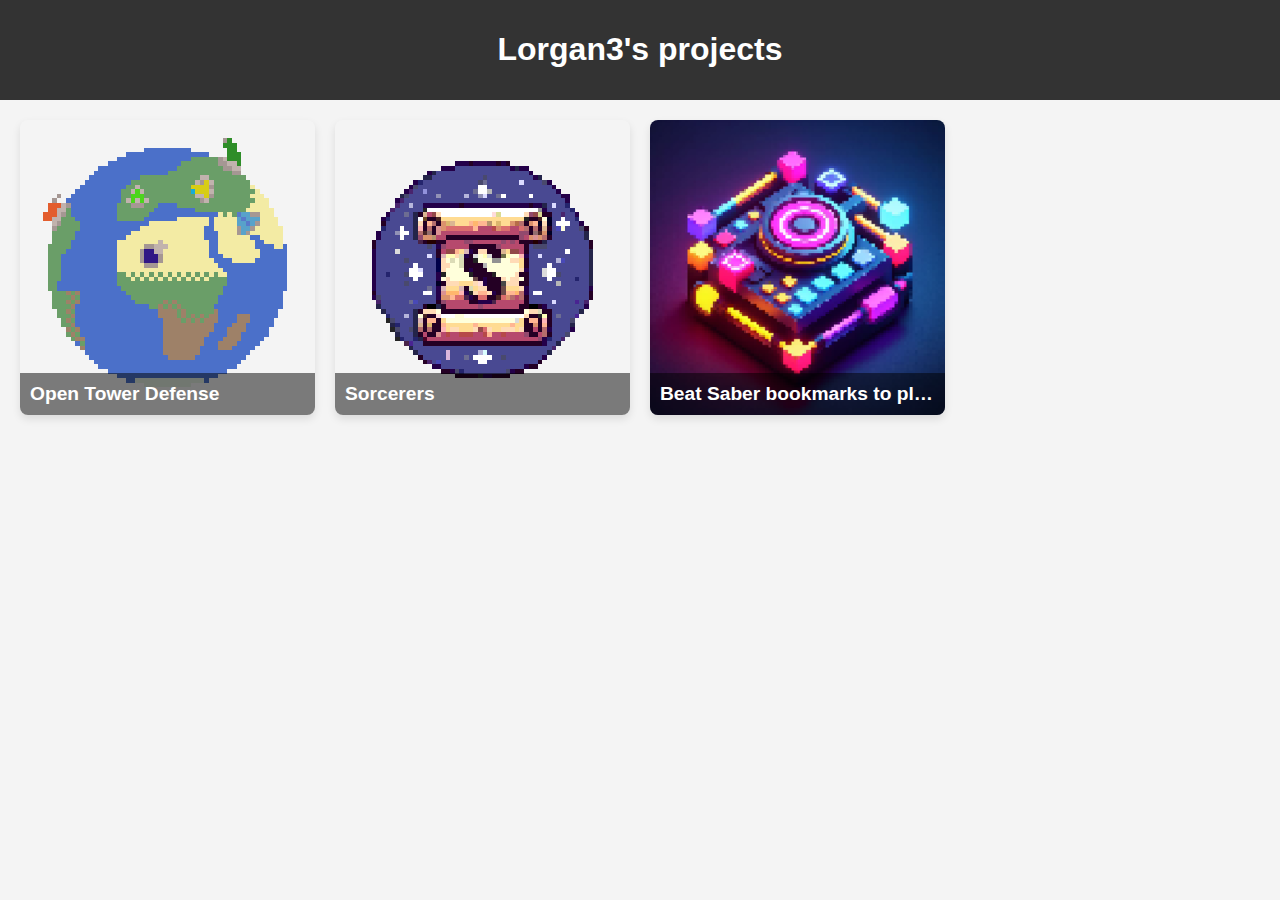
<file: index.html>
<!DOCTYPE html>
<html lang="en">

<head>
    <meta charset="UTF-8" />
    <meta name="viewport" content="width=device-width, initial-scale=1.0" />
    <style>
        body {
            font-family: Arial, sans-serif;
            margin: 0;
            padding: 0;
            background-color: #f4f4f4;
        }

        header {
            background-color: #333;
            padding: 10px;
            text-align: center;
        }

        header a {
            color: #fff;
            text-decoration: none;
        }

        header a:hover {
            text-decoration: underline;
        }

        .portfolio {
            display: grid;
            grid-template-columns: repeat(auto-fill, minmax(250px, 1fr));
            gap: 20px;
            padding: 20px;
        }

        .project {
            position: relative;
            overflow: hidden;
            border-radius: 8px;
            box-shadow: 0 4px 8px rgba(0, 0, 0, 0.1);
            cursor: pointer;
            transition: transform 0.3s;
        }

        .project img {
            height: auto;
            display: block;
            width: 100%;
            image-rendering: pixelated;
        }

        .overlay {
            position: absolute;
            bottom: 0;
            left: 0;
            width: 100%;
            background: rgba(0, 0, 0, 0.5);
            color: #fff;
            padding: 10px;
            box-sizing: border-box;
        }

        .project h3 {
            margin: 0;
            font-size: 1.2em;
            font-weight: 700;
            white-space: nowrap;
            text-overflow: ellipsis;
            overflow: hidden;
        }

        .project:hover {
            transform: scale(1.05);
        }
    </style>
    <title>Lorgan3's projects</title>
</head>

<body>
    <header>
        <a href="https://github.com/lorgan3">
            <h1>Lorgan3's projects</h1>
        </a>
    </header>

    <div class="portfolio">
        <a href="https://lorgan3.github.io/open-td/" class="project">
            <img src="assets/Open TD.png" alt="Open Tower Defense" />
            <span class="overlay">
                <h3 title="Open Tower Defense">Open Tower Defense</h3>
            </span>
        </a>

        <a href="https://lorgan3.github.io/sorcerers/" class="project">
            <img src="assets/Sorcerers.png" alt="Sorcerers" />
            <span class="overlay">
                <h3 title="Sorcerers">Sorcerers</h3>
            </span>
        </a>

        <a href="https://lorgan3.github.io/playlist/" class="project">
            <img src="assets/BeatSaber.png" alt="Beat Saber bookmarks to playlist converter" />
            <span class="overlay">
                <h3 title="Beat Saber bookmarks to playlist converter">
                    Beat Saber bookmarks to playlist converter
                </h3>
            </span>
        </a>
    </div>
</body>

</html>
</file>
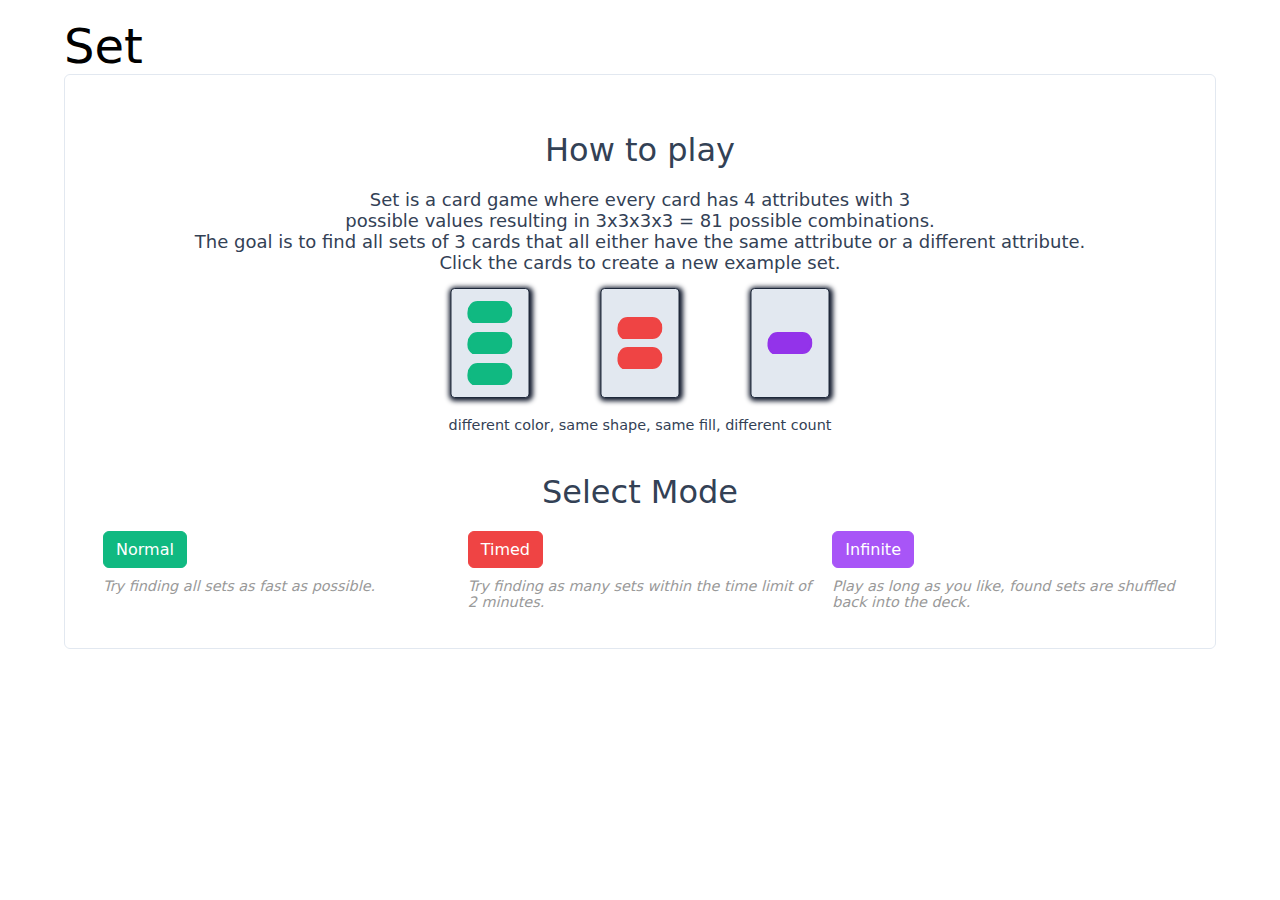
<file: set/index.html>
<!DOCTYPE html>
<html lang="en">

<head>
  <meta charset="UTF-8" />
  <link rel="icon" href="./favicon.ico" />
  <meta name="viewport" content="width=device-width, initial-scale=1.0" />
  <title>Set</title>
  <script type="module" crossorigin src="./assets/index-DE51Nn8H.js"></script>
  <link rel="stylesheet" crossorigin href="./assets/index-QVCI7zQL.css">
</head>

<body>
  <div id="app"></div>
</body>

</html>
</file>
<file: set/assets/index-QVCI7zQL.css>
.page[data-v-46e34665]{margin:2vh 5vw 5vh}.suit[data-v-96fb4a03]{position:relative;width:55px;height:20px}.suit div[data-v-96fb4a03]{position:absolute;top:0;left:0;width:55px;height:20px;background-color:#000}.suit .shape[data-v-96fb4a03]{scale:.9}.suit .border[data-v-96fb4a03]{scale:1 1.1}.suit.shape-0 div[data-v-96fb4a03]{clip-path:path("M 5,10 A 10,10 0 0 1 15,0 H 40 A 10,10 0 0 1 50,10 V 10 A 10,10 0 0 1 40,20 H 10 A 10,10 0 0 1 5,10 Z")}.suit.shape-1 div[data-v-96fb4a03]{clip-path:polygon(50% 0%,100% 50%,50% 100%,0% 50%)}.suit.shape-2 div[data-v-96fb4a03]{clip-path:polygon(0% 0%,0% 20%,12.5% 10%,25% 0%,37.5% 10%,50% 20%,62.5% 10%,75% 0%,87.5% 10%,100% 20%,100% 0%,100% 80%,87.5% 90%,75% 100%,62.5% 90%,50% 80%,37.5% 90%,25% 100%,12.5% 90%,0% 80%,0% 100%)}.suit.color-0 div[data-v-96fb4a03]{background-color:var(--p-button-danger-background)}.suit.color-1 div[data-v-96fb4a03]{background-color:var(--p-button-primary-background)}.suit.color-2 div[data-v-96fb4a03]{background-color:var(--p-button-help-hover-background)}.suit.fill-0 .shape[data-v-96fb4a03]{background-color:var(--card-color)}.suit.fill-1 .shape[data-v-96fb4a03]{background-image:repeating-linear-gradient(to right,transparent,transparent 1px,var(--card-color) 1px,var(--card-color));background-size:3px 3px}.card[data-v-8567f400]{--card-color: var(--p-panel-header-border-color);width:var(--card-width, 63px);height:var(--card-height, 88px);border:1px solid var(--p-button-contrast-active-border-color);border-radius:4px;display:flex;flex-direction:column;align-items:center;justify-content:center;gap:10%;background-color:var(--card-color);cursor:pointer;box-shadow:0 0 5px -1px var(--p-button-contrast-hover-border-color);transition:transform .2s,translate 1s,box-shadow .2s}.card.cards-enter-active[data-v-8567f400]{transition-delay:calc(var(--appear-order, 0) * .1s)}@media (hover: hover){.card[data-v-8567f400]:hover{transform:translateY(-4px)}}.card--selected[data-v-8567f400]{box-shadow:1px 1px 5px 2px var(--p-button-contrast-hover-border-color)}.timer[data-v-18f4b44f]{display:flex;align-items:baseline;background:var(--p-panel-header-border-color);padding:3px 12px;border-radius:32px;width:fit-content;margin:auto}.timer .minutes[data-v-18f4b44f]{font-size:24px}.scores h4[data-v-bcf9155e]{margin-bottom:6px}.scores ol[data-v-bcf9155e]{list-style:decimal;margin-left:20px}.scores .score[data-v-bcf9155e]{max-width:270px;padding:4px}.scores .score .primary[data-v-bcf9155e]{display:flex;justify-content:space-between}.scores .score .meta[data-v-bcf9155e]{font-size:.8em;color:#999}.pie-chart[data-v-47cd055e]{position:relative;aspect-ratio:1/1;border-radius:50%;container-type:inline-size;margin:50px;display:flex;justify-content:center;align-items:center;text-align:center}.pie-chart .part[data-v-47cd055e]{--rotation: calc( -90deg + (var(--data-totalPercent) - (var(--data-percent) / 2)) * 360deg );--offset: -40px;position:absolute;top:50%;left:50%;transform:translate(calc(50cqw + var(--offset)),-50%) rotate(var(--rotation));transform-origin:calc(-50cqw - var(--offset)) 50%}.pie-chart .part .label[data-v-47cd055e]{transform:rotate(calc(-1 * var(--rotation)))}.pie-chart .label[data-v-47cd055e]{background:#fff9;border-radius:4px;padding:5px}.pie-chart .center-label[data-v-47cd055e]{max-width:50%}.tutorial[data-v-e96eb2ba]{text-align:center;text-wrap:balance;position:relative;padding-bottom:calc(var(--card-height) + 50px);container-type:inline-size;width:100%}.tutorial .example-set[data-v-e96eb2ba]{--columns: 3;--max-width: calc(150px * var(--columns));--width: calc(min(100cqw, var(--max-width)) / var(--columns));--card-overlap: max( 0px, calc((var(--card-width) - var(--width))) / var(--columns) );--height: calc(var(--card-height) + 30px);--margin: max(0px, calc((100cqw - var(--max-width)) / 2))}.tutorial .example-set .example-card[data-v-e96eb2ba]{position:absolute;bottom:35px;left:0;translate:calc(var(--x) * (var(--width) - var(--card-overlap)) + max(0px,(var(--width) - var(--card-width)) / 2) + var(--margin)) 0}.tutorial .example-set .set-string[data-v-e96eb2ba]{position:absolute;bottom:0;left:0;right:0;font-size:.8em}.tutorial .example-set .cards-enter-active[data-v-e96eb2ba],.tutorial .example-set .cards-leave-active[data-v-e96eb2ba]{box-shadow:1px 1px 5px 2px var(--p-button-contrast-hover-border-color)}.tutorial .example-set .cards-enter-from[data-v-e96eb2ba]{translate:calc(var(--card-width) * -1) 0}.tutorial .example-set .cards-leave-to[data-v-e96eb2ba]{translate:calc(100cqw + var(--card-width)) 0}.tutorial .example-set .v-enter-active[data-v-e96eb2ba],.tutorial .example-set .v-leave-active[data-v-e96eb2ba]{transition:opacity .4s ease}.tutorial .example-set .v-enter-active[data-v-e96eb2ba]{transition-delay:.2s}.tutorial .example-set .v-enter-from[data-v-e96eb2ba],.tutorial .example-set .v-leave-to[data-v-e96eb2ba]{opacity:0}.void[data-v-4ecd8a15]{--card-width: 79px;--card-height: 110px;overflow:hidden;margin-bottom:20px}.play-area[data-v-4ecd8a15]{--max-width: calc(150px * var(--columns));--width: calc(min(100cqw, var(--max-width)) / var(--columns));--card-overlap: max( 0px, calc((var(--card-width) - var(--width))) / var(--columns) );--height: calc(var(--card-height) + 30px);--margin: max(0px, calc((100cqw - var(--max-width)) / 2));position:relative;container-type:inline-size;height:calc(var(--height) * 3);transform-origin:50% 0}.buttons[data-v-4ecd8a15]{display:flex;gap:10px}.open-card[data-v-4ecd8a15]{position:absolute;top:0;left:0;translate:calc(var(--x) * (var(--width) - var(--card-overlap)) + max(0px,(var(--width) - var(--card-width)) / 2) + var(--margin)) calc(var(--y) * var(--height) + 15px)}.score[data-v-4ecd8a15]{display:flex;justify-content:space-between;align-items:center;margin-bottom:20px}.score[data-v-4ecd8a15]>*{flex:1}.score .right[data-v-4ecd8a15]{text-align:right}section[data-v-4ecd8a15]{padding:20px;display:flex;flex-direction:column;align-items:center;gap:20px}.modes[data-v-4ecd8a15]{display:flex;gap:20px}@media (max-width: 720px){.modes[data-v-4ecd8a15]{flex-direction:column;text-align:center;max-width:400px}}.modes[data-v-4ecd8a15]>*{flex:1}.modes button[data-v-4ecd8a15]{margin-bottom:10px}.modes p[data-v-4ecd8a15]{color:#999;font-style:italic;font-size:.8em}.high-scores[data-v-4ecd8a15]{display:flex;gap:20px}@media (max-width: 720px){.high-scores[data-v-4ecd8a15]{flex-direction:column}}.high-scores .pie-wrapper[data-v-4ecd8a15]{flex:1;max-width:500px}.high-scores .scores-wrapper[data-v-4ecd8a15]{flex:1;display:flex;gap:10px;flex-direction:column}.cards-enter-active[data-v-4ecd8a15],.cards-leave-active[data-v-4ecd8a15]{z-index:calc(1 + var(--appear-order, 0));box-shadow:1px 1px 5px 2px var(--p-button-contrast-hover-border-color)}.cards-leave-active[data-v-4ecd8a15]{transition-delay:0}.cards-enter-from[data-v-4ecd8a15],.cards-leave-to[data-v-4ecd8a15]{translate:calc((min(100cqw,var(--max-width)) - var(--card-width)) / 2 + var(--margin)) calc(var(--height) * 3 + 100px)}#app{min-height:100vh;font-size:18px;overflow:hidden;font-family:system-ui}.toast{font-family:system-ui}html,body,div,span,applet,object,iframe,h1,h2,h3,h4,h5,h6,p,blockquote,pre,a,abbr,acronym,address,big,cite,code,del,dfn,em,img,ins,kbd,q,s,samp,small,strike,strong,sub,sup,tt,var,b,u,i,center,dl,dt,dd,ol,ul,li,fieldset,form,label,legend,table,caption,tbody,tfoot,thead,tr,th,td,article,aside,canvas,details,embed,figure,figcaption,footer,header,hgroup,menu,nav,output,ruby,section,summary,time,mark,audio,video{margin:0;padding:0;border:0;font-size:100%;font:inherit;vertical-align:baseline}ol,ul{list-style:none}table{border-collapse:collapse;border-spacing:0}h4{font-size:20px}h3{font-size:24px}h2{font-size:32px}h1{font-size:48px}a{font-weight:700;text-decoration:none}a:hover{text-decoration:underline}
</file>
